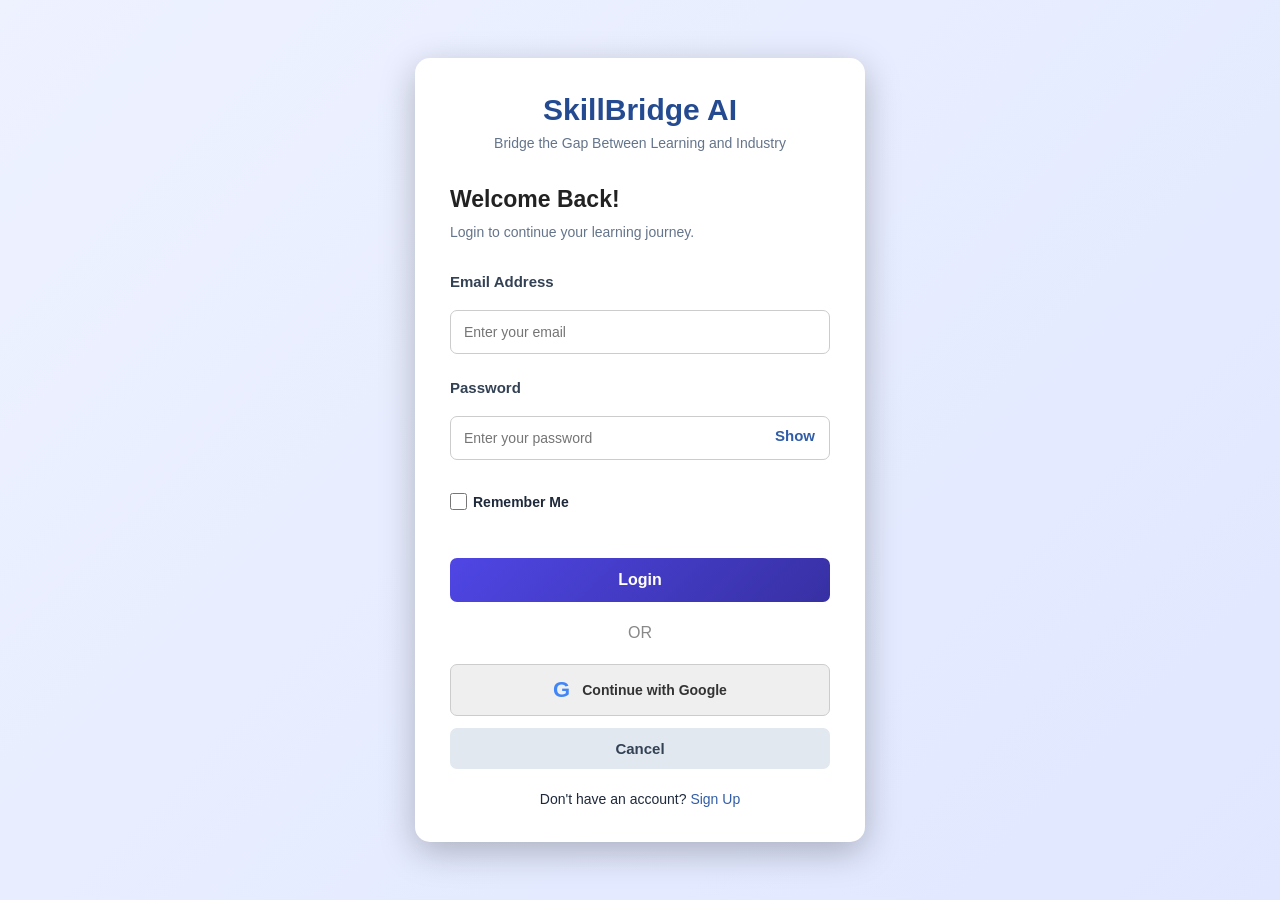
<file: index.html>
<!DOCTYPE html>
<html lang="en">
<head>
    <meta charset="UTF-8">
    <meta name="viewport" content="width=device-width, initial-scale=1.0">
    <title>Login | SkillBridge AI</title>
    <link rel="stylesheet" href="style.css">
</head>
<body>

<div class="login-wrapper">
    <div class="login-box">

        <h1>SkillBridge AI</h1>
        <p class="subtitle">Bridge the Gap Between Learning and Industry</p>

        <h2>Welcome Back!</h2>
        <p class="description">Login to continue your learning journey.</p>

        <form id="loginForm">

            <label for="email">Email Address</label>
            <input type="email" id="email"
                   placeholder="Enter your email" required>

            <label for="pass">Password</label>

            <div class="password-wrapper">
                <input type="password" id="pass"
                       placeholder="Enter your password" required>

                <button type="button" class="toggle-password"
                        id="togglePassword">Show</button>
            </div>

            <div class="options">
                <label class="remember">
                    <input type="checkbox" id="remember">
                    Remember Me
                </label>
            </div>

            <button type="submit" class="login-btn" id="loginBtn">
                Login
            </button>

        </form>

        <div class="divider">OR</div>

        <button type="button" class="google-btn" id="googleLogin">
            <span class="google-icon">G</span>
            Continue with Google
        </button>

        <button type="button" class="cancel-btn" id="cancelBtn">
            Cancel
        </button>

        <p class="signup-text">
            Don't have an account?
            <a href="Signup.html">Sign Up</a>
        </p>

    </div>
</div>

<script>
const loginForm = document.getElementById("loginForm");
const password = document.getElementById("pass");
const togglePassword = document.getElementById("togglePassword");

togglePassword.addEventListener("click", function() {
    password.type = password.type === "password" ? "text" : "password";
    this.textContent = password.type === "password" ? "Show" : "Hide";
});

// Backend Login API
loginForm.addEventListener("submit", async function(event) {
    event.preventDefault();

    const email = document.getElementById("email").value.trim();
    const pass = password.value;
    const loginBtn = document.getElementById("loginBtn");

    if (!email || !pass) {
        alert("Please enter email and password.");
        return;
    }

    loginBtn.disabled = true;
    loginBtn.textContent = "Logging in...";

    try {
        const response = await fetch("http://127.0.0.1:5000/api/login", {
            method: "POST",
            headers: {
                "Content-Type": "application/json"
            },
            credentials: "include",
            body: JSON.stringify({
                email: email,
                password: pass
            })
        });

        const data = await response.json();

        if (!response.ok) {
            alert(data.error || "Login failed.");
            return;
        }

        sessionStorage.setItem("loggedIn", "true");
        sessionStorage.setItem("loginEmail", data.student.email);
        sessionStorage.setItem("studentData", JSON.stringify({
            id: data.student.id,
            name: data.student.name,
            email: data.student.email
        }));

        alert("Login successful!");

        window.location.href = "form.html";

    } catch (error) {
        console.error(error);
        alert("Backend connection failed. Please start Flask server.");
    } finally {
        loginBtn.disabled = false;
        loginBtn.textContent = "Login";
    }
});

document.getElementById("cancelBtn").addEventListener("click", function() {
    loginForm.reset();
    password.type = "password";
    togglePassword.textContent = "Show";
});

document.getElementById("googleLogin").addEventListener("click", function() {
    alert("Google authentication is not configured yet.");
});
</script>

</body>
</html>
</file>
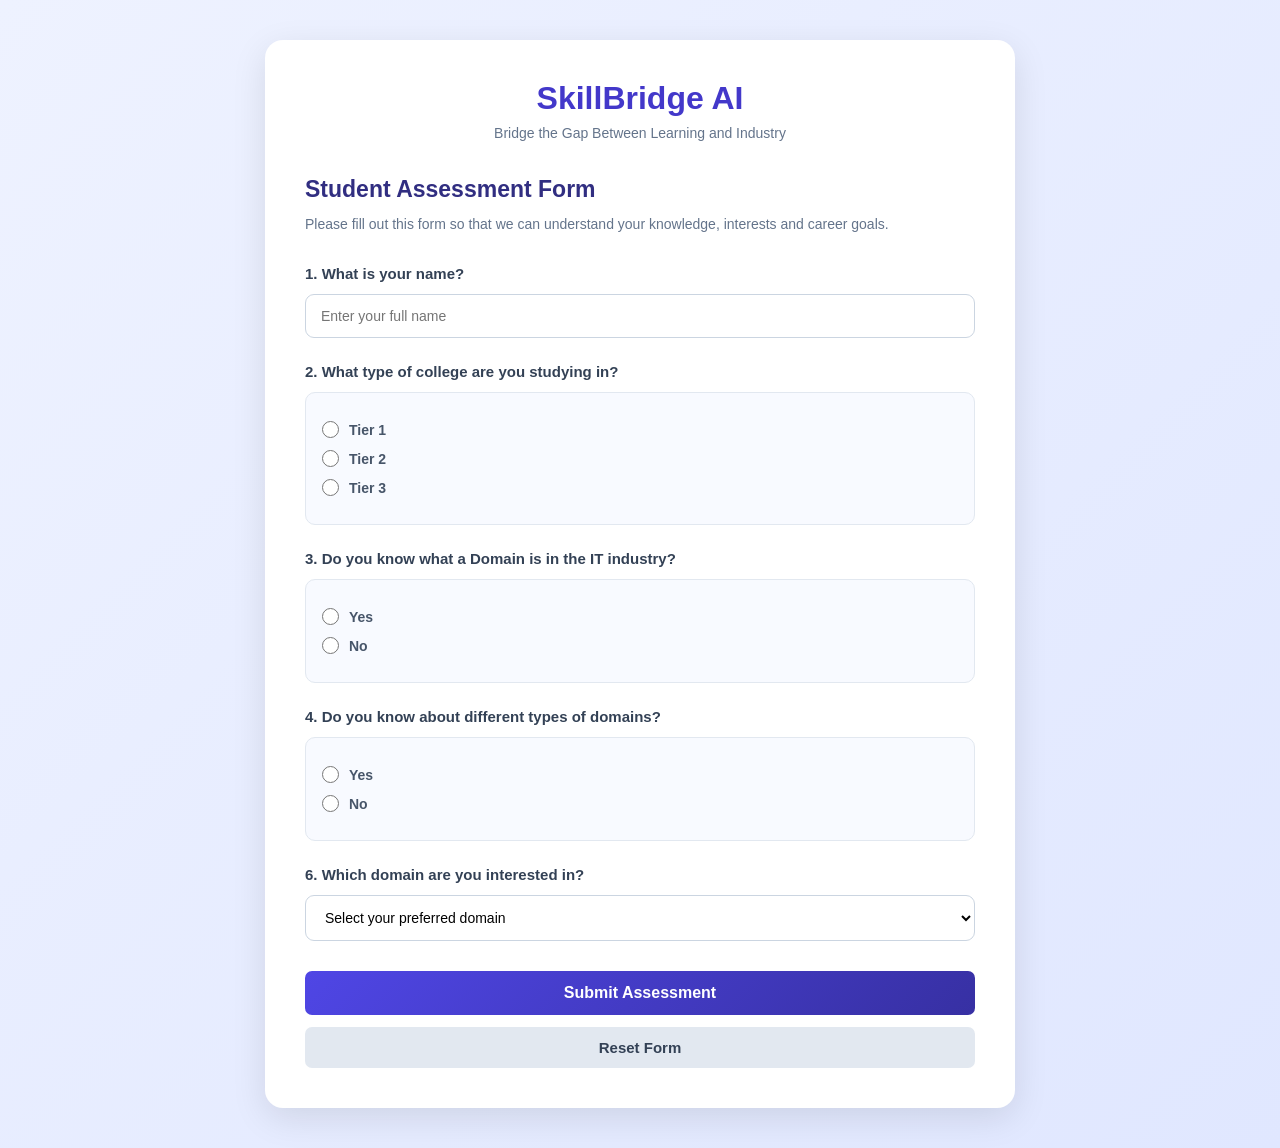
<file: form.html>
<!DOCTYPE html>
<html lang="en">
<head>
    <meta charset="UTF-8">
    <meta name="viewport" content="width=device-width, initial-scale=1.0">

    <title>Student Assessment | SkillBridge AI</title>
    <link rel="stylesheet" href="style.css">
</head>

<body>

<div class="form-wrapper">
<div class="form-box">

    <h1>SkillBridge AI</h1>
    <p class="subtitle">Bridge the Gap Between Learning and Industry</p>

    <h2>Student Assessment Form</h2>
    <p class="description">
        Please fill out this form so that we can understand your knowledge,
        interests and career goals.
    </p>

    <form id="studentForm">

        <!-- Q1 -->
        <label for="Q1">1. What is your name?</label>
        <input type="text" name="name" id="Q1"
        placeholder="Enter your full name" required>

        <!-- Q2 -->
        <label>2. What type of college are you studying in?</label>

        <div class="radio-group">
            <label><input type="radio" name="college" value="Tier 1" required> Tier 1</label>
            <label><input type="radio" name="college" value="Tier 2"> Tier 2</label>
            <label><input type="radio" name="college" value="Tier 3"> Tier 3</label>
        </div>

        <!-- Q3 -->
        <label>3. Do you know what a Domain is in the IT industry?</label>

        <div class="radio-group">
            <label><input type="radio" name="knowDomain" value="Yes" required> Yes</label>
            <label><input type="radio" name="knowDomain" value="No"> No</label>
        </div>

        <div id="explanationBox" class="hidden">
            <label>Explain what a Domain is in your own words.</label>
            <textarea id="domainExplanation"
            placeholder="Write your answer here..."></textarea>
        </div>

        <!-- Q4 -->
        <label>4. Do you know about different types of domains?</label>

        <div class="radio-group">
            <label><input type="radio" name="knowTypes" value="Yes" required> Yes</label>
            <label><input type="radio" name="knowTypes" value="No"> No</label>
        </div>

        <div id="knownDomains" class="hidden">
            <label>Select the domains you know about:</label>

            <div class="checkbox-group">
                <label><input type="checkbox" name="domains" value="AI/ML"> AI / ML</label>
                <label><input type="checkbox" name="domains" value="Data Science"> Data Science</label>
                <label><input type="checkbox" name="domains" value="Web Development"> Web Development</label>
                <label><input type="checkbox" name="domains" value="App Development"> App Development</label>
                <label><input type="checkbox" name="domains" value="Cybersecurity"> Cybersecurity</label>
                <label><input type="checkbox" name="domains" value="Cloud Computing"> Cloud Computing</label>
                <label><input type="checkbox" name="domains" value="DevOps"> DevOps</label>
                <label><input type="checkbox" name="domains" value="UI/UX"> UI/UX Design</label>
                <label><input type="checkbox" name="domains" value="Blockchain"> Blockchain</label>
                <label><input type="checkbox" name="domains" value="Other"> Other</label>
            </div>
        </div>

        <div id="unknownDomains" class="hidden">
            <p>
                Don't worry! First, let's understand different
                technology domains through a short video.
            </p>

            <button type="button" id="watchVideo">
                Watch Introduction Video
            </button>
        </div>

        <!-- Q5 -->
        <div id="videoAnswerBox" class="hidden">
            <label>
                5. After watching the video, explain:
                What is a Domain?
            </label>
            <textarea id="videoAnswer"
            placeholder="Explain in your own words..."></textarea>
        </div>

        <!-- Q6 -->
        <label>6. Which domain are you interested in?</label>

        <select id="preferredDomain" name="preferredDomain" required>
            <option value="">Select your preferred domain</option>
            <option>AI / Machine Learning</option>
            <option>Data Science</option>
            <option>Web Development</option>
            <option>App Development</option>
            <option>Cybersecurity</option>
            <option>Cloud Computing</option>
            <option>DevOps</option>
            <option>UI/UX Design</option>
            <option>Blockchain</option>
            <option>Software Testing</option>
            <option>Not Sure Yet</option>
        </select>

        <button type="submit" class="login-btn">
            Submit Assessment
        </button>

        <button type="reset" class="cancel-btn">
            Reset Form
        </button>

    </form>

</div>
</div>

<!-- VIDEO POPUP -->

<div id="videoModal" class="modal">
    <div class="modal-content">

        <h2>What is a Domain?</h2>

        <iframe
            id="domainVideo"
            src=""
            title="Introduction to Technology Domains"
            allowfullscreen>
        </iframe>

        <p>Watch the video and understand different technology domains.</p>

        <button type="button" id="closeVideo">
            Done Watching
        </button>

    </div>
</div>

<script src="script.js"></script>

</body>
</html>
</file>
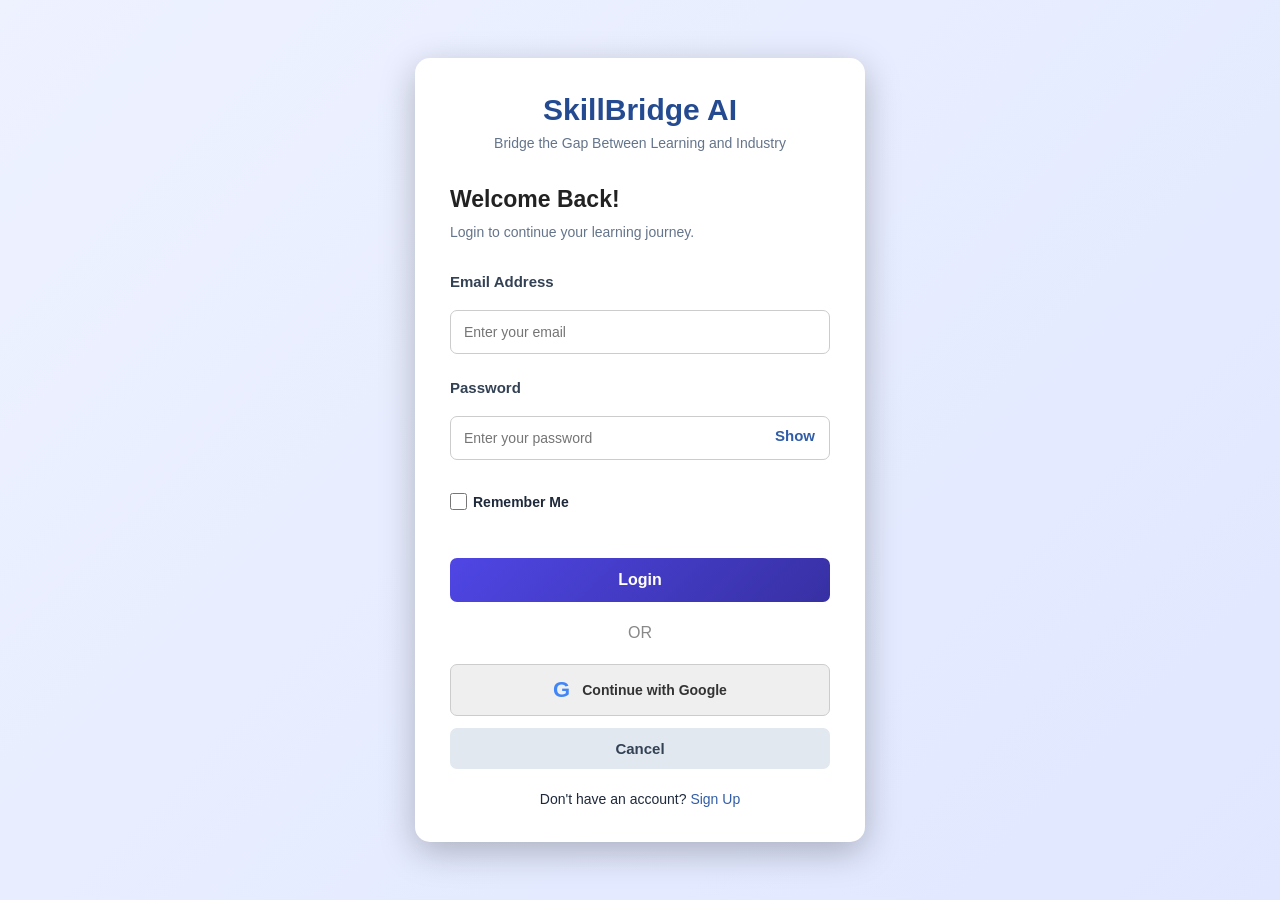
<file: login.html>
<!DOCTYPE html>
<html lang="en">
<head>
    <meta charset="UTF-8">
    <meta name="viewport" content="width=device-width, initial-scale=1.0">
    <title>Login | SkillBridge AI</title>
    <link rel="stylesheet" href="style.css">
</head>
<body>

<div class="login-wrapper">
    <div class="login-box">

        <h1>SkillBridge AI</h1>
        <p class="subtitle">Bridge the Gap Between Learning and Industry</p>

        <h2>Welcome Back!</h2>
        <p class="description">Login to continue your learning journey.</p>

        <form id="loginForm">

            <label for="email">Email Address</label>
            <input type="email" id="email"
                   placeholder="Enter your email" required>

            <label for="pass">Password</label>

            <div class="password-wrapper">
                <input type="password" id="pass"
                       placeholder="Enter your password" required>

                <button type="button" class="toggle-password"
                        id="togglePassword">Show</button>
            </div>

            <div class="options">
                <label class="remember">
                    <input type="checkbox" id="remember">
                    Remember Me
                </label>
            </div>

            <button type="submit" class="login-btn" id="loginBtn">
                Login
            </button>

        </form>

        <div class="divider">OR</div>

        <button type="button" class="google-btn" id="googleLogin">
            <span class="google-icon">G</span>
            Continue with Google
        </button>

        <button type="button" class="cancel-btn" id="cancelBtn">
            Cancel
        </button>

        <p class="signup-text">
            Don't have an account?
            <a href="Signup.html">Sign Up</a>
        </p>

    </div>
</div>

<script>
const loginForm = document.getElementById("loginForm");
const password = document.getElementById("pass");
const togglePassword = document.getElementById("togglePassword");

togglePassword.addEventListener("click", function() {
    password.type = password.type === "password" ? "text" : "password";
    this.textContent = password.type === "password" ? "Show" : "Hide";
});

// Backend Login API
loginForm.addEventListener("submit", async function(event) {
    event.preventDefault();

    const email = document.getElementById("email").value.trim();
    const pass = password.value;
    const loginBtn = document.getElementById("loginBtn");

    if (!email || !pass) {
        alert("Please enter email and password.");
        return;
    }

    loginBtn.disabled = true;
    loginBtn.textContent = "Logging in...";

    try {
        const response = await fetch("http://127.0.0.1:5000/api/login", {
            method: "POST",
            headers: {
                "Content-Type": "application/json"
            },
            credentials: "include",
            body: JSON.stringify({
                email: email,
                password: pass
            })
        });

        const data = await response.json();

        if (!response.ok) {
            alert(data.error || "Login failed.");
            return;
        }

        sessionStorage.setItem("loggedIn", "true");
        sessionStorage.setItem("loginEmail", data.student.email);
        sessionStorage.setItem("studentData", JSON.stringify({
            id: data.student.id,
            name: data.student.name,
            email: data.student.email
        }));

        alert("Login successful!");

        window.location.href = "form.html";

    } catch (error) {
        console.error(error);
        alert("Backend connection failed. Please start Flask server.");
    } finally {
        loginBtn.disabled = false;
        loginBtn.textContent = "Login";
    }
});

document.getElementById("cancelBtn").addEventListener("click", function() {
    loginForm.reset();
    password.type = "password";
    togglePassword.textContent = "Show";
});

document.getElementById("googleLogin").addEventListener("click", function() {
    alert("Google authentication is not configured yet.");
});
</script>

</body>
</html>
</file>
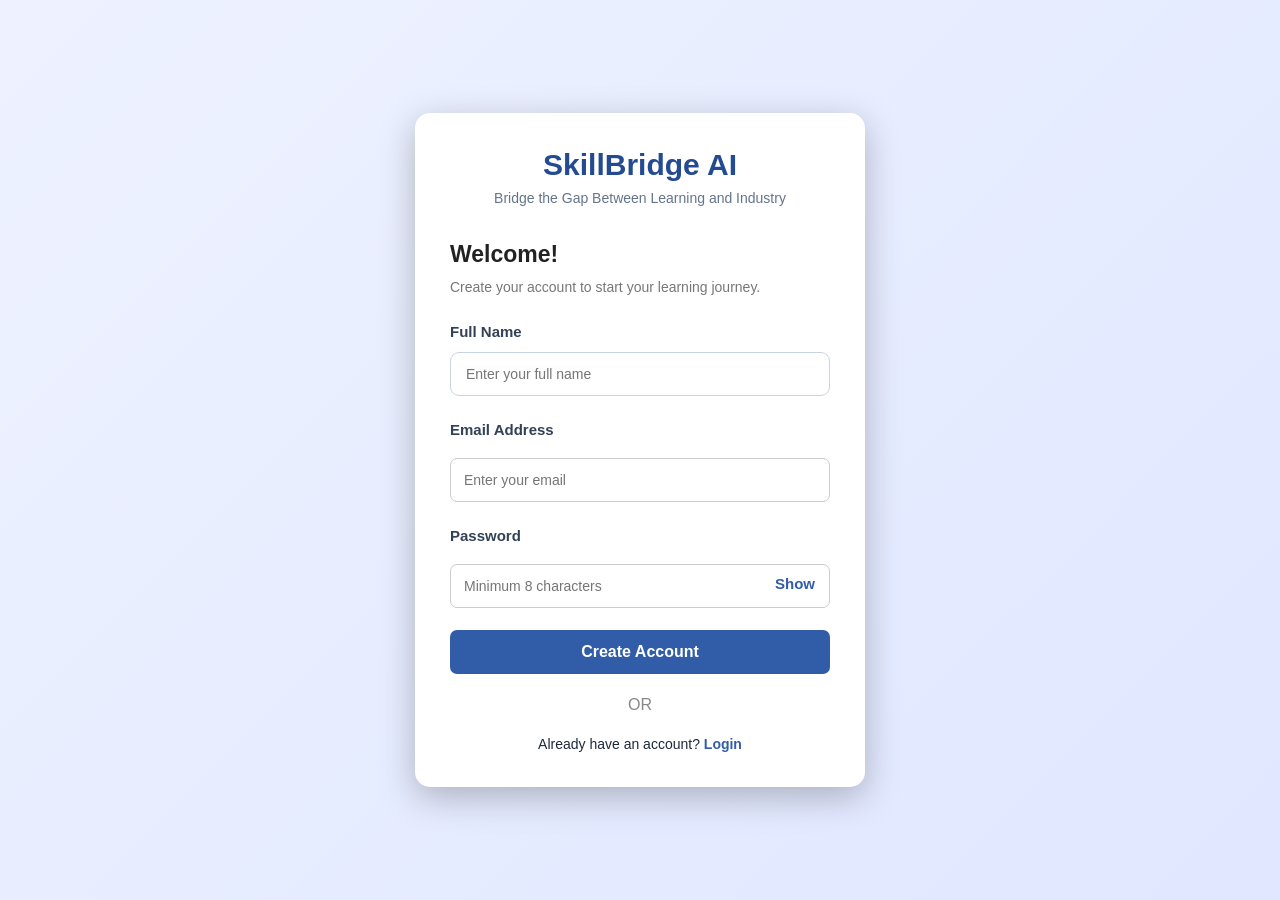
<file: signup.html>
<!DOCTYPE html>
<html lang="en">
<head>
    <meta charset="UTF-8">
    <meta name="viewport" content="width=device-width, initial-scale=1.0">
    <title>Sign Up | SkillBridge AI</title>
    <link rel="stylesheet" href="style.css">
</head>
<body>

<div class="signup-wrapper">
    <div class="signup-box">

        <h1>SkillBridge AI</h1>
        <p class="subtitle">Bridge the Gap Between Learning and Industry</p>

        <h2>Welcome!</h2>
        <p class="description">Create your account to start your learning journey.</p>

        <form id="signupForm">

            <label for="name">Full Name</label>
            <input type="text" id="name" required placeholder="Enter your full name">

            <label for="email">Email Address</label>
            <input type="email" id="email" required placeholder="Enter your email">

            <label for="pass">Password</label>

            <div class="password-wrapper">
                <input type="password" id="pass" minlength="8"
                       required placeholder="Minimum 8 characters">

                <button type="button" class="toggle-password"
                        onclick="togglePassword()">Show</button>
            </div>

            <button type="submit" class="signup-btn" id="signupBtn">
                Create Account
            </button>

        </form>

        <p id="message"></p>

        <div class="divider"><span>OR</span></div>

        <p class="login-text">
            Already have an account?
            <a href="login.html">Login</a>
        </p>

    </div>
</div>

<script>

const API_URL = "https://skillbridge-ai-lep0.onrender.com";

function togglePassword() {
    const pass = document.getElementById("pass");
    pass.type = pass.type === "password" ? "text" : "password";
}

document.getElementById("signupForm").addEventListener("submit", async function(e) {

    e.preventDefault();

    const btn = document.getElementById("signupBtn");
    const message = document.getElementById("message");

    const data = {
        name: document.getElementById("name").value.trim(),
        email: document.getElementById("email").value.trim().toLowerCase(),
        password: document.getElementById("pass").value
    };

    btn.disabled = true;
    btn.textContent = "Creating Account...";
    message.textContent = "";

    try {

        const response = await fetch(`${API_URL}/api/register`, {
            method: "POST",
            credentials: "include",
            headers: {
                "Content-Type": "application/json"
            },
            body: JSON.stringify(data)
        });

        const result = await response.json();

        if (!response.ok) {
            throw new Error(result.error || "Registration failed");
        }

        // Store basic student information
        sessionStorage.setItem("studentData", JSON.stringify({
            name: result.student.name,
            email: result.student.email
        }));

        message.style.color = "green";
        message.textContent = "Account created successfully!";

        // Verify that backend session was actually created
        const verifyResponse = await fetch(`${API_URL}/api/profile`, {
            method: "GET",
            credentials: "include"
        });

        if (!verifyResponse.ok) {
            throw new Error(
                "Account created, but login session was not maintained. Please check backend cookie settings."
            );
        }

        message.textContent = "Registration successful! Opening assessment...";

        setTimeout(() => {
            window.location.href = "form.html";
        }, 1000);

    } catch (error) {

        console.error("Signup Error:", error);

        message.style.color = "red";
        message.textContent = error.message;

    } finally {

        btn.disabled = false;
        btn.textContent = "Create Account";

    }

});

</script>

</body>
</html>
</file>
<file: style.css>
* {
    margin: 0;
    padding: 0;
    box-sizing: border-box;
}

body {
    font-family: Arial, sans-serif;
    background: linear-gradient(135deg, #101a36, #263f75);
    min-height: 100vh;
    display: flex;
    justify-content: center;
    align-items: center;
    padding: 20px;
}

.login-wrapper {
    width: 100%;
    max-width: 450px;
}

.login-box {
    background: white;
    padding: 35px;
    border-radius: 15px;
    box-shadow: 0 10px 35px rgba(0,0,0,0.25);
}

.login-box h1 {
    text-align: center;
    color: #244b91;
    font-size: 30px;
    margin-bottom: 8px;
}

.subtitle {
    text-align: center;
    color: #777;
    font-size: 13px;
    margin-bottom: 30px;
}

.login-box h2 {
    color: #222;
    margin-bottom: 8px;
}

.description {
    color: #777;
    font-size: 14px;
    margin-bottom: 25px;
}

form label {
    display: block;
    font-weight: bold;
    font-size: 14px;
    margin-top: 15px;
}

input[type="email"],
input[type="password"],
.password-wrapper input {
    width: 100%;
    padding: 13px;
    margin-top: 8px;
    border: 1px solid #ccc;
    border-radius: 7px;
    outline: none;
    font-size: 14px;
}

input:focus {
    border-color: #315da8;
}

.password-wrapper {
    position: relative;
}

.password-wrapper input {
    padding-right: 65px;
}

.toggle-password {
    position: absolute;
    right: 8px;
    top: 12px;
    width: auto;
    padding: 7px;
    border: none;
    background: transparent;
    color: #315da8;
    cursor: pointer;
}

.options {
    display: flex;
    justify-content: space-between;
    align-items: center;
    margin: 18px 0;
    font-size: 13px;
    gap: 8px;
}

.remember {
    display: flex;
    align-items: center;
    gap: 6px;
}

.options a,
.signup-text a {
    color: #315da8;
    text-decoration: none;
}

.login-btn {
    width: 100%;
    padding: 13px;
    background: #315da8;
    color: white;
    border: none;
    border-radius: 7px;
    font-size: 16px;
    cursor: pointer;
}

.login-btn:hover {
    background: #1e3f7c;
}

.divider {
    text-align: center;
    margin: 22px 0;
    color: #888;
}

.google-btn {
    display: flex;
    align-items: center;
    justify-content: center;
    gap: 12px;
    width: 100%;
    padding: 12px;
    border: 1px solid #ccc;
    border-radius: 7px;
    text-decoration: none;
    color: #333;
    font-size: 14px;
    font-weight: bold;
}

.google-btn:hover {
    background: #f5f5f5;
}

.google-icon {
    color: #4285F4;
    font-size: 22px;
    font-weight: bold;
}

.cancel-btn {
    width: 100%;
    padding: 12px;
    margin-top: 15px;
    background: #e9e9e9;
    color: #333;
    border: none;
    border-radius: 7px;
    cursor: pointer;
}

.signup-text {
    text-align: center;
    margin-top: 22px;
    font-size: 14px;
}

@media (max-width: 480px) {
    .login-box {
        padding: 25px 20px;
    }
}

/* Signup Page */

.signup-wrapper {
    width: 100%;
    max-width: 450px;
}

.signup-box {
    background: white;
    padding: 35px;
    border-radius: 15px;
    box-shadow: 0 10px 35px rgba(0,0,0,0.25);
}

.signup-box h1 {
    text-align: center;
    color: #244b91;
    font-size: 30px;
    margin-bottom: 8px;
}

.signup-box h2 {
    color: #222;
    margin-bottom: 8px;
}

.signup-box .description {
    color: #777;
    font-size: 14px;
    margin-bottom: 25px;
}

.signup-btn {
    width: 100%;
    padding: 13px;
    background: #315da8;
    color: white;
    border: none;
    border-radius: 7px;
    font-size: 16px;
    cursor: pointer;
    margin-top: 22px;
}

.signup-btn:hover {
    background: #1e3f7c;
}

.login-text {
    text-align: center;
    margin-top: 22px;
    font-size: 14px;
}

.login-text a {
    color: #315da8;
    text-decoration: none;
    font-weight: bold;
}


/* ===== GENERAL STYLING ===== */

* {
    margin: 0;
    padding: 0;
    box-sizing: border-box;
}

body {
    font-family: 'Segoe UI', Arial, sans-serif;
    background: linear-gradient(135deg, #eef2ff, #e0e7ff);
    min-height: 100vh;
    padding: 40px 15px;
    color: #1e293b;
}

/* ===== FORM WRAPPER ===== */

.form-wrapper {
    width: 100%;
    display: flex;
    justify-content: center;
    align-items: center;
}

.form-box {
    background: #ffffff;
    width: 100%;
    max-width: 750px;
    padding: 40px;
    border-radius: 18px;
    box-shadow: 0 10px 35px rgba(0, 0, 0, 0.10);
}

/* ===== HEADINGS ===== */

h1 {
    text-align: center;
    font-size: 32px;
    color: #4338ca;
    margin-bottom: 8px;
    font-weight: 700;
}

.subtitle {
    text-align: center;
    color: #64748b;
    font-size: 14px;
    margin-bottom: 35px;
}

h2 {
    color: #312e81;
    font-size: 23px;
    margin-bottom: 10px;
}

.description {
    color: #64748b;
    font-size: 14px;
    margin-bottom: 30px;
    line-height: 1.6;
}

/* ===== FORM LABELS ===== */

form > label {
    display: block;
    font-weight: 600;
    font-size: 15px;
    margin-top: 25px;
    margin-bottom: 12px;
    color: #334155;
}

/* ===== INPUT FIELDS ===== */

input[type="text"],
textarea,
select {
    width: 100%;
    padding: 13px 15px;
    border: 1px solid #cbd5e1;
    border-radius: 9px;
    font-size: 14px;
    font-family: inherit;
    outline: none;
    background: #ffffff;
    transition: 0.3s;
}

input[type="text"]:focus,
textarea:focus,
select:focus {
    border-color: #6366f1;
    box-shadow: 0 0 0 3px rgba(99, 102, 241, 0.12);
}

textarea {
    min-height: 110px;
    resize: vertical;
    line-height: 1.6;
}

select {
    cursor: pointer;
}

/* ===== RADIO AND CHECKBOX GROUPS ===== */

.radio-group,
.checkbox-group {
    background: #f8faff;
    padding: 16px;
    border: 1px solid #e2e8f0;
    border-radius: 10px;
    margin-bottom: 20px;
}

.radio-group label,
.checkbox-group label {
    display: flex;
    align-items: center;
    gap: 10px;
    margin: 12px 0;
    color: #475569;
    font-size: 14px;
    cursor: pointer;
}

input[type="radio"],
input[type="checkbox"] {
    width: 17px;
    height: 17px;
    accent-color: #4f46e5;
    cursor: pointer;
}

/* ===== BUTTONS ===== */

button {
    cursor: pointer;
    border: none;
    border-radius: 9px;
    font-size: 15px;
    font-weight: 600;
    padding: 13px 20px;
    transition: 0.3s;
}

.login-btn {
    width: 100%;
    margin-top: 30px;
    background: linear-gradient(135deg, #4f46e5, #3730a3);
    color: white;
}

.login-btn:hover {
    background: linear-gradient(135deg, #3730a3, #312e81);
    transform: translateY(-2px);
}

.cancel-btn {
    width: 100%;
    margin-top: 12px;
    background: #e2e8f0;
    color: #334155;
}

.cancel-btn:hover {
    background: #cbd5e1;
}

#watchVideo {
    background: #4f46e5;
    color: white;
    margin-top: 15px;
}

#watchVideo:hover {
    background: #3730a3;
}

/* ===== HIDDEN ELEMENTS ===== */

.hidden {
    display: none !important;
}

/* ===== VIDEO POPUP ===== */

.modal {
    display: none;
    position: fixed;
    inset: 0;
    z-index: 1000;
    background: rgba(15, 23, 42, 0.8);
    justify-content: center;
    align-items: center;
    padding: 20px;
}

.modal-content {
    background: white;
    width: 100%;
    max-width: 650px;
    padding: 30px;
    border-radius: 15px;
    text-align: center;
    box-shadow: 0 15px 40px rgba(0, 0, 0, 0.25);
}

.modal-content h2 {
    margin-bottom: 20px;
}

.modal-content iframe {
    width: 100%;
    height: 330px;
    border: none;
    border-radius: 10px;
    margin-bottom: 15px;
}

.modal-content p {
    color: #64748b;
    font-size: 14px;
    line-height: 1.6;
    margin-bottom: 15px;
}

#closeVideo {
    background: #4f46e5;
    color: white;
    width: 100%;
}

#closeVideo:hover {
    background: #3730a3;
}

/* ===== RESPONSIVE DESIGN ===== */

@media screen and (max-width: 600px) {

    body {
        padding: 15px 10px;
    }

    .form-box {
        padding: 22px 18px;
    }

    h1 {
        font-size: 26px;
    }

    h2 {
        font-size: 20px;
    }

    .subtitle {
        font-size: 12px;
    }

    .modal-content {
        padding: 20px;
    }

    .modal-content iframe {
        height: 220px;
    }
}


/* DASHBOARD DESIGN */

.dashboard-container {
    display: flex;
    min-height: 100vh;
    background: #f3f6fc;
    width: 100%;
}

.sidebar {
    width: 250px;
    background: #172b50;
    color: white;
    padding: 25px 18px;
    display: flex;
    flex-direction: column;
}

.sidebar h2 {
    margin-bottom: 35px;
    font-size: 23px;
}

.sidebar nav {
    display: flex;
    flex-direction: column;
    gap: 12px;
}

.sidebar nav a,
.logout {
    color: white;
    text-decoration: none;
    padding: 12px;
    border-radius: 7px;
}

.sidebar nav a:hover,
.logout:hover {
    background: #315da8;
}

.logout {
    margin-top: auto;
    background: #a83b45;
    text-align: center;
}

.main-content {
    flex: 1;
    padding: 35px;
    min-width: 0;
}

.dashboard-header {
    margin-bottom: 25px;
}

.dashboard-header h1 {
    color: #172b50;
    margin-bottom: 8px;
}

.dashboard-header p {
    color: #777;
}

.welcome-card {
    background: linear-gradient(120deg, #244b91, #557fd0);
    color: white;
    padding: 30px;
    border-radius: 12px;
    margin-bottom: 25px;
}

.welcome-card h2 {
    margin-bottom: 12px;
}

.dashboard-grid {
    display: grid;
    grid-template-columns: repeat(3, 1fr);
    gap: 20px;
    margin-bottom: 25px;
}

.dashboard-card,
.content-card {
    background: white;
    padding: 22px;
    border-radius: 10px;
    box-shadow: 0 3px 12px rgba(0,0,0,0.06);
}

.dashboard-card h3 {
    color: #777;
    font-size: 15px;
    margin-bottom: 12px;
}

.dashboard-card p {
    color: #244b91;
    font-size: 18px;
    font-weight: bold;
}

.content-card {
    margin-bottom: 25px;
}

.content-card h2 {
    color: #244b91;
    margin-bottom: 15px;
}

.content-card p {
    color: #666;
    line-height: 1.7;
}

.roadmap-item {
    padding: 17px;
    border-left: 4px solid #315da8;
    background: #f5f7fc;
    margin-top: 15px;
    border-radius: 5px;
}

.roadmap-item h3 {
    color: #244b91;
    margin-bottom: 7px;
}

footer {
    text-align: center;
    padding: 20px;
    color: #777;
}

@media (max-width: 800px) {

    .dashboard-container {
        flex-direction: column;
    }

    .sidebar {
        width: 100%;
    }

    .sidebar nav {
        flex-direction: row;
        flex-wrap: wrap;
    }

    .logout {
        margin-top: 20px;
    }

    .dashboard-grid {
        grid-template-columns: 1fr;
    }

    .main-content {
        padding: 20px;
    }

}

/* Dashboard Layout Fix */

body:has(.dashboard-container) {
    display: block;
    padding: 0;
    min-height: 100vh;
}

.dashboard-container {
    width: 100%;
    min-height: 100vh;
}

.skill-level-item {
    display: flex;
    flex-direction: column;
    gap: 8px;
    margin: 15px 0;
}

.skill-level-select {
    max-width: 350px;
    padding: 12px;
    border: 1px solid #cbd5e1;
    border-radius: 8px;
}

#analyzeSkills {
    background: #315da8;
    color: white;
    margin-top: 20px;
}

#analyzeSkills:hover {
    background: #1e3f7c;
}

.resume-document {
    display: block !important;
    width: 100%;
    max-width: 750px;
    min-height: 900px;
    padding: 40px;
    margin: 25px auto;
    background: #ffffff !important;
    color: #222222 !important;
    font-family: Arial, sans-serif;
    line-height: 1.7;
}

.resume-document h1 {
    color: #244b91;
    text-align: left;
    margin-bottom: 10px;
}

.resume-document h2 {
    color: #244b91;
    margin-top: 25px;
    border-bottom: 1px solid #cccccc;
    padding-bottom: 5px;
}

.resume-document p {
    color: #333333;
    white-space: normal;
    overflow-wrap: anywhere;
}

/* RESUME PREVIEW */

.resume-document {
    display: block;
    background: #ffffff;
    color: #111111;
    padding: 30px;
    margin-top: 25px;
    border: 1px solid #dddddd;
    border-radius: 8px;
    font-family: Arial, sans-serif;
    line-height: 1.6;
    overflow-wrap: anywhere;
}

.resume-document h1 {
    color: #172b50;
    font-size: 28px;
    text-align: left;
    margin-bottom: 8px;
}

.resume-document h2 {
    color: #244b91;
    font-size: 17px;
    margin-top: 22px;
    margin-bottom: 8px;
    border-bottom: 1px solid #cccccc;
    padding-bottom: 5px;
}

.resume-document p {
    color: #222222;
    font-size: 14px;
    margin-bottom: 10px;
}

#downloadResume {
    background: #244b91;
    color: white;
    margin-top: 20px;
}

#downloadResume:disabled {
    opacity: 0.6;
    cursor: wait;
}


/* FINAL RESUME PDF FIX */

.resume-document {
    display: block !important;
    width: 100%;
    max-width: 750px;
    min-height: auto;
    padding: 35px;
    margin: 25px auto;
    background: #ffffff !important;
    color: #222222 !important;
    font-family: Arial, sans-serif;
    line-height: 1.5;
    overflow: visible;
    overflow-wrap: break-word;
    word-break: normal;
}

.resume-document h1 {
    font-size: 26px;
    color: #172b50 !important;
    text-align: center;
    word-break: normal;
}

.resume-document h2 {
    font-size: 16px;
    color: #244b91 !important;
    margin-top: 18px;
    border-bottom: 1px solid #cccccc;
    padding-bottom: 5px;
    word-break: normal;
}

.resume-document p {
    color: #222222 !important;
    font-size: 13px;
    white-space: pre-wrap;
    overflow-wrap: break-word;
    word-break: normal;
}

.resume-contact {
    text-align: center;
}

.sidebar-nav {
    display: flex;
    flex-direction: column;
    gap: 12px;
    margin-top: 25px;
}

.sidebar-nav a {
    display: block;
    color: white;
    text-decoration: none;
    padding: 13px 15px;
    border-radius: 8px;
    transition: 0.3s;
}

.sidebar-nav a:hover {
    background: #315da8;
    transform: translateX(5px);
}

.sidebar {
    min-height: 100vh;
    position: sticky;
    top: 0;
    height: 100vh;
}

@media(max-width:800px) {
    .sidebar {
        position: relative;
        height: auto;
        min-height: auto;
    }

    .sidebar-nav {
        flex-direction: row;
        flex-wrap: wrap;
    }
}
</file>
